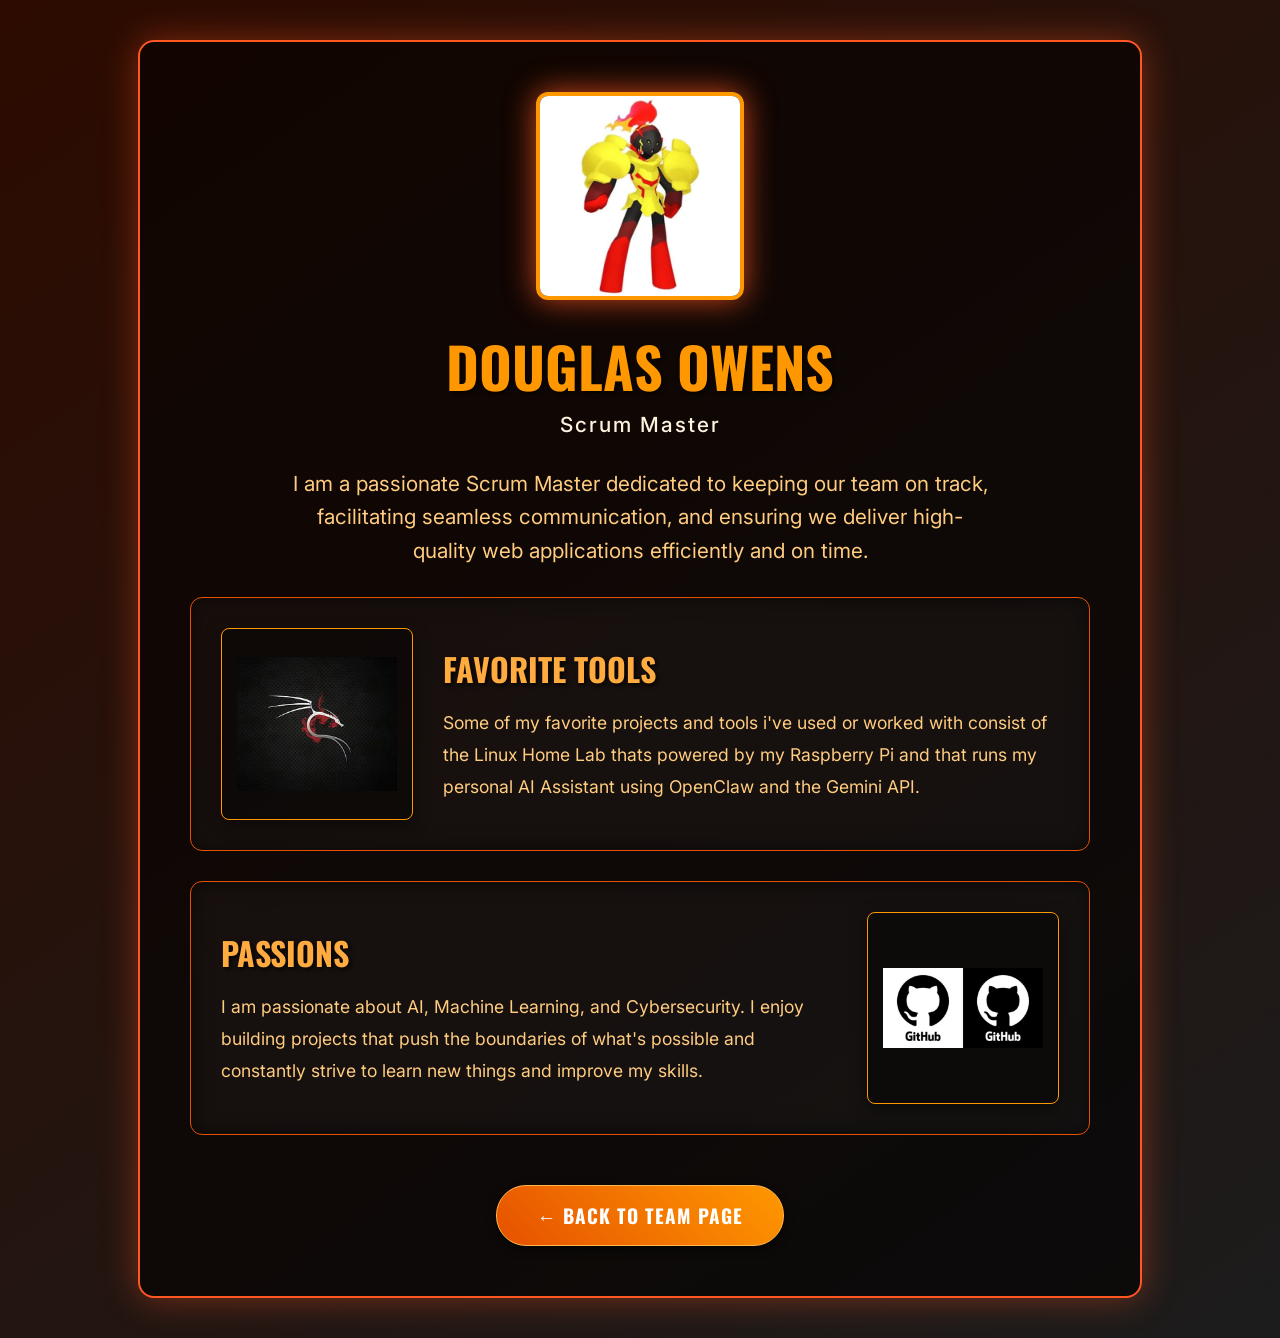
<file: douglas_bio.html>
<!DOCTYPE html>
<html lang="en">

<head>
    <meta charset="UTF-8">
    <meta name="viewport" content="width=device-width, initial-scale=1.0">
    <title>Douglas Owens - Bio</title>
    <link rel="stylesheet" href="styles.css">
    <link rel="stylesheet" href="douglas_bio.css">
</head>

<body>
    <div class="bio-wrapper">
        <img src="img/Armarouge-1.webp" alt="Douglas Owens" class="main-img">
        <h1>Douglas Owens</h1>
        <div class="role">Scrum Master</div>

        <p style="color: #ffcc80; font-size: 1.3rem; max-width: 700px; margin: 0 auto 30px auto; line-height: 1.6;">
            I am a passionate Scrum Master dedicated to keeping our team on track, facilitating seamless communication,
            and ensuring we deliver high-quality web applications efficiently and on time.
        </p>

        <!-- Kali Linux Skill Section -->
        <div class="bio-section">
            <img src="img/Kali_linux.webp" alt="Kali Linux Tool">
            <div>
                <h2>Favorite Tools</h2>
                <p>Some of my favorite projects and tools i've used or worked with consist of the Linux Home Lab thats
                    powered by my Raspberry Pi and that runs my personal AI Assistant using OpenClaw and the Gemini API.
                </p>
            </div>
        </div>

        <!-- GitHub Tool / Version Control Section -->
        <div class="bio-section">
            <div>
                <h2>Passions</h2>
                <p>I am passionate about AI, Machine Learning, and Cybersecurity. I enjoy building projects that push
                    the boundaries of what's possible and constantly strive to learn new things and improve my skills.
                </p>
            </div>
            <img src="img/GitHub_Logo.webp" alt="GitHub Management">
        </div>

        <!-- Go back button to main page -->
        <a href="index.html" class="back-btn">← Back to Team Page</a>
    </div>
</body>

</html>
</file>
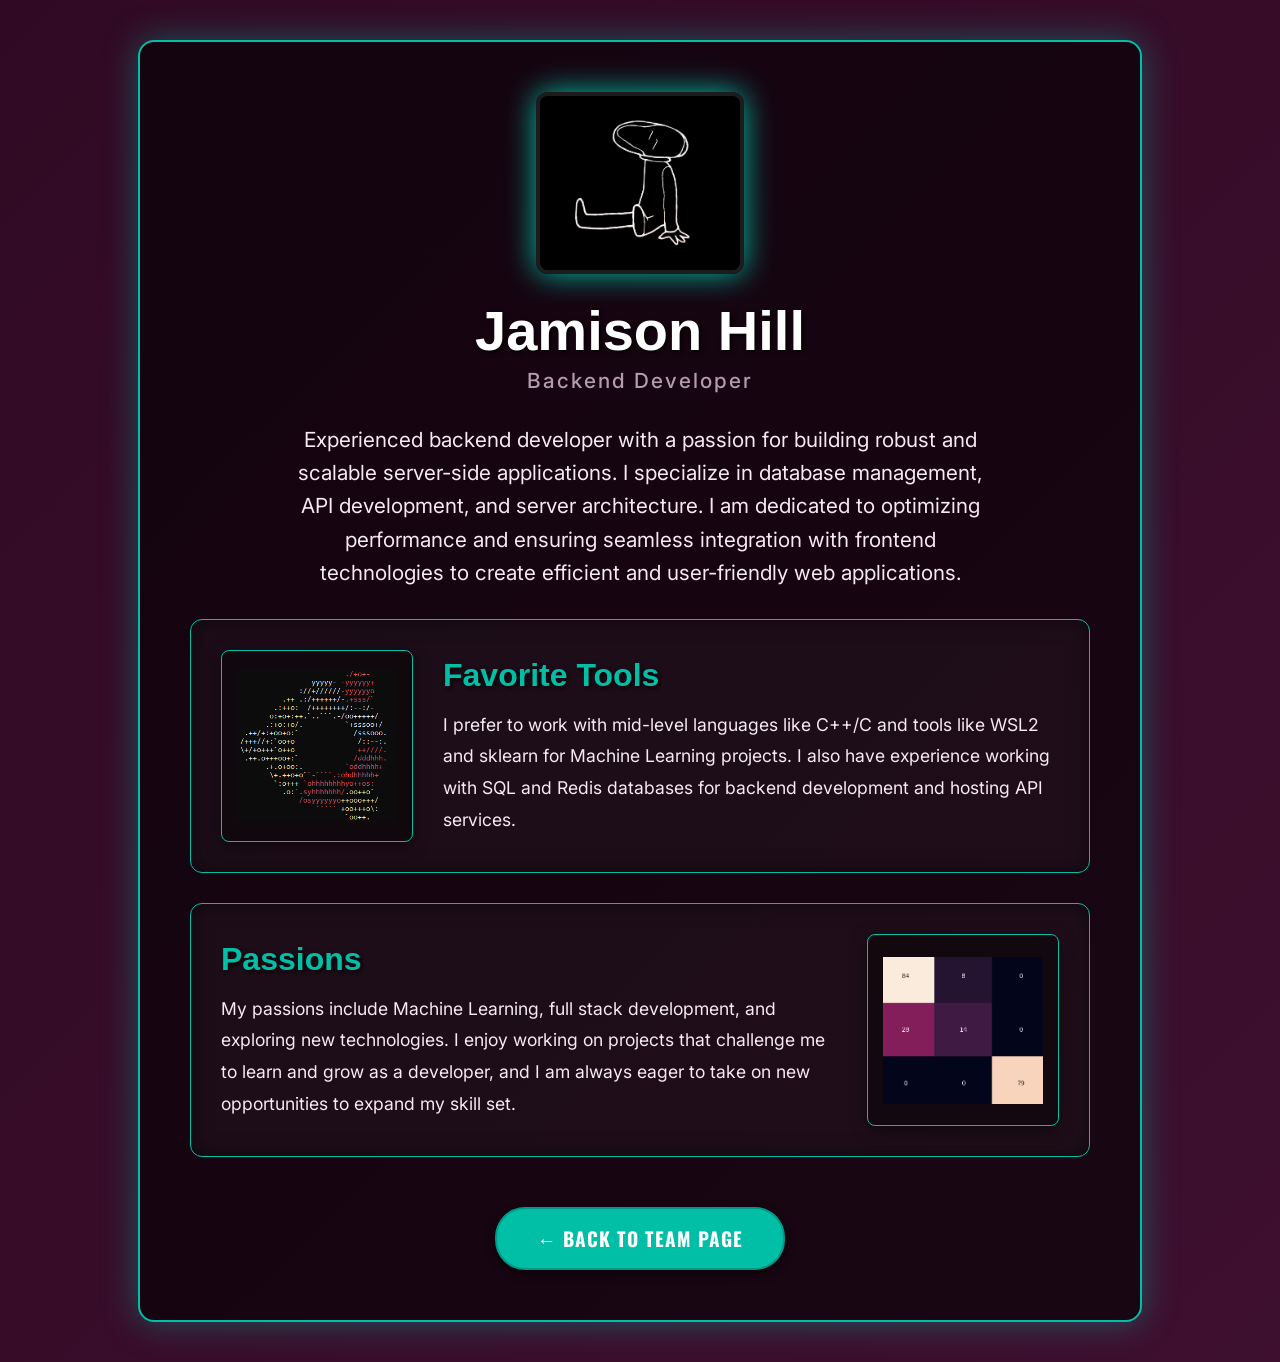
<file: jamison_bio.html>
<!DOCTYPE html>
<html lang="en">

<head>
    <meta charset="UTF-8">
    <meta name="viewport" content="width=device-width, initial-scale=1.0">
    <title>Jamison Hill - Bio</title>
    <link rel="stylesheet" href="styles.css">
    <link rel="stylesheet" href="jamison_bio.css">
</head>

<body>
    <div class="bio-wrapper">
        <img src="img/HTLT.png" alt="Jamison Hill" class="main-img">
        <h1>Jamison Hill</h1>
        <div class="role">Backend Developer</div>

        <p style="color: #f5e9f2; font-size: 1.3rem; max-width: 700px; margin: 0 auto 30px auto; line-height: 1.6;">
            Experienced backend developer with a passion for building robust and scalable server-side applications. I specialize
            in database management, API development, and server architecture. I am dedicated to optimizing performance and
            ensuring seamless integration with frontend technologies to create efficient and user-friendly web applications.
        </p>

        <div class="bio-section">
            <img src="img/ubuntu.png" alt="Ubuntu Terminal">
            <div>
                <h2>Favorite Tools</h2>
                <p>I prefer to work with mid-level languages like C++/C and tools like WSL2 and sklearn for Machine Learning projects.
                    I also have experience working with SQL and Redis databases for backend development and hosting API services.
                </p>
            </div>
        </div>

        <div class="bio-section">
            <div>
                <h2>Passions</h2>
                <p>My passions include Machine Learning, full stack development, and exploring new technologies.
                    I enjoy working on projects that challenge me to learn and grow as a developer, and I am always 
                    eager to take on new opportunities to expand my skill set.
                </p>
            </div>
            <img src="img/KNN-Classification.png" alt="KNN Classification">
        </div>

        <a href="index.html" class="back-btn">← Back to Team Page</a>
    </div>
</body>

</html>
</file>
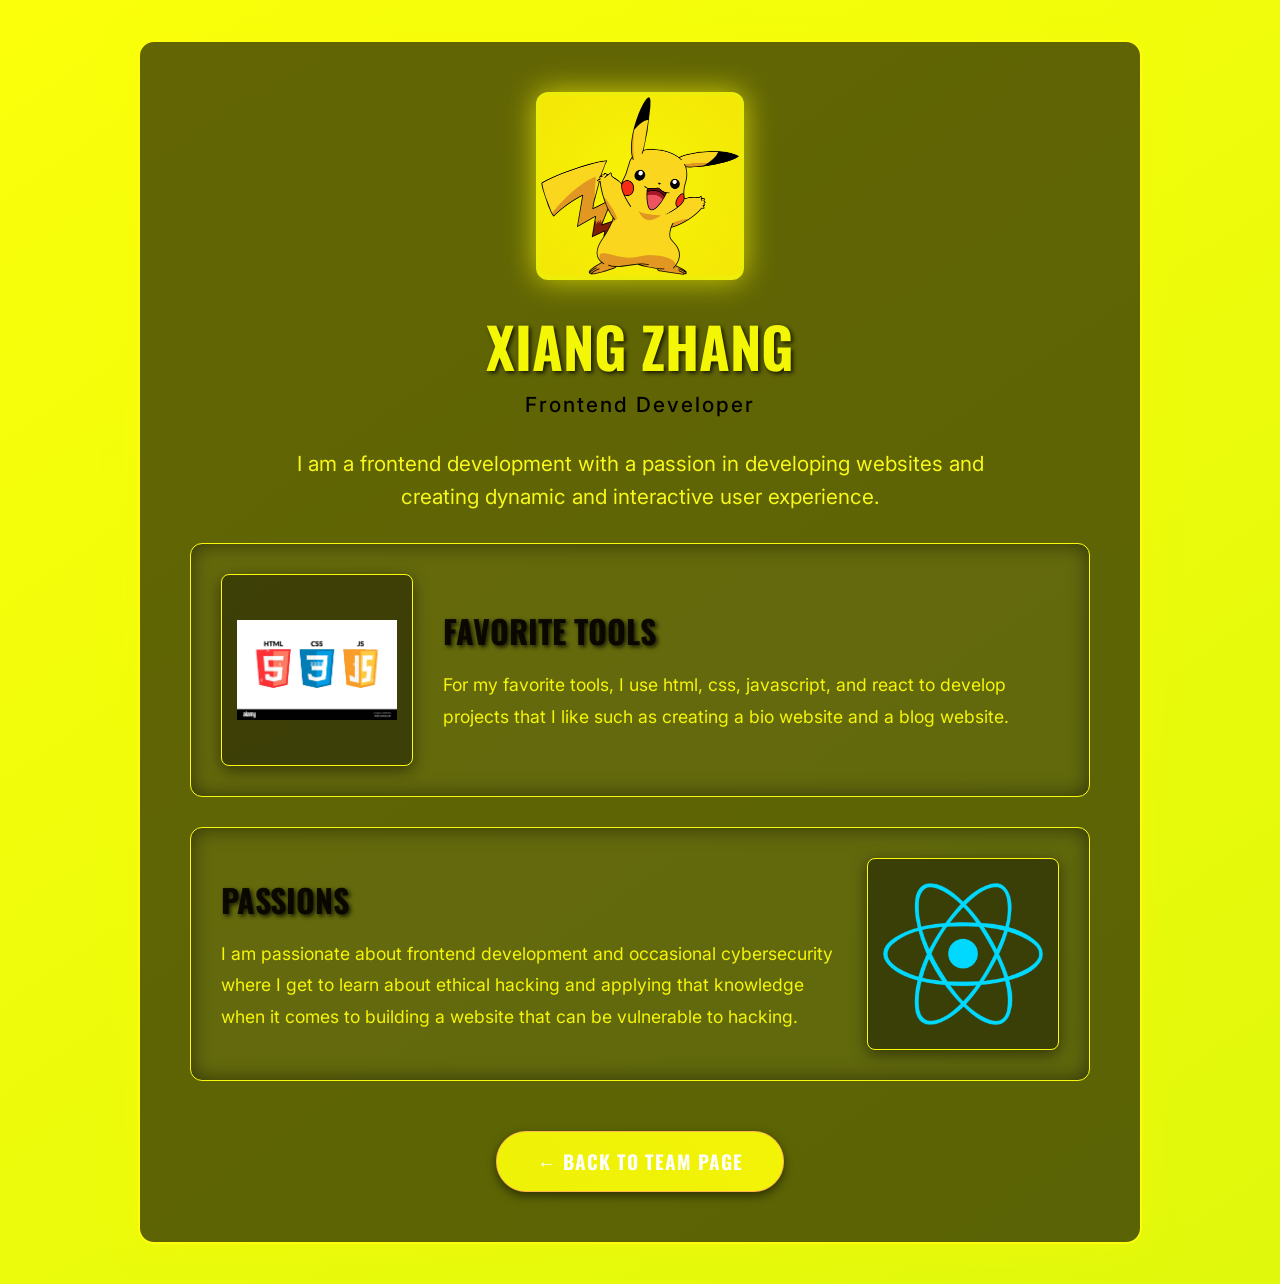
<file: xiang_bio.html>
<!DOCTYPE html>
<html lang="en">

<head>
    <meta charset="UTF-8">
    <meta name="viewport" content="width=device-width, initial-scale=1.0">
    <title>Xiang Zhang - Bio</title>
    <link rel="stylesheet" href="styles.css">
    <link rel="stylesheet" href="xiang_bio.css">
</head>

<body>
    <div class="bio-wrapper">
        <img src="img/pikachu.png" alt="Xiang Zhang" class="main-img">
        <h1>Xiang Zhang</h1>
        <div class="role">Frontend Developer</div>

        <p style="color: #f8f81bff; font-size: 1.3rem; max-width: 700px; margin: 0 auto 30px auto; line-height: 1.6;">
            I am a frontend development with a passion in developing websites and creating dynamic and interactive user experience.
        </p>

        <div class="bio-section">
            <img src="img/tools.jpg" alt="Frontend Development Tools">
            <div>
                <h2>Favorite Tools</h2>
                <p>For my favorite tools, I use html, css, javascript, and react to develop projects that I like such as
                creating a bio website and a blog website.
                </p>
            </div>
        </div>

<div class="bio-section">
            <div>
                <h2>Passions</h2>
                <p>I am passionate about frontend development and occasional cybersecurity where I get to learn about
                ethical hacking and applying that knowledge when it comes to building a website that can be vulnerable
                to hacking.
                </p>
            </div>
            <img src="img/React_Logo.png" alt="React Logo">
        </div>

        <!-- Go back button to main page -->
        <a href="index.html" class="back-btn">← Back to Team Page</a>
    </div>
</body>

</html>
</file>
<file: styles.css>
@import url('https://fonts.googleapis.com/css2?family=Oswald:wght@500&display=swap');
@import url('https://fonts.googleapis.com/css2?family=Montserrat:wght@300;600;700&display=swap');
@import url('https://fonts.googleapis.com/css2?family=Quicksand:wght@700&display=swap');
@import url('https://fonts.googleapis.com/css2?family=Inter:wght@400;500;600;700&display=swap');

/* General page styling */
body {
    font-family: 'Inter', sans-serif;
    background-color: #cbd5e1;
    color: #0f172a;
    margin: 0;
    padding: 0;
}

/* Header section styling */
header {
    background: transparent;
    color: #0f172a;
    padding: 30px 0 20px 0;
    box-shadow: none;
    margin-bottom: 20px;
    text-align: center;
}

/* Styling for team logo image */
.team-logo {
    width: 150px; /* Adjust the size as needed */
    margin-top: 10px;
    height: 150px;
    object-fit: contain;
}

/* Menu button styling */
header nav {
    margin-top: 10px;
}

header nav button {
    background: #e2e8f0;
    color: #475569;
    font-family: 'Inter', sans-serif;
    border: none;
    padding: 12px 24px;
    border-radius: 9999px; /* Pill shape */
    font-weight: 600;
    transition: all 0.2s ease;
    cursor: pointer;
    margin: 0 5px;
}

header nav button:hover {
    background: #3b82f6;
    color: white;
    transform: translateY(-2px);
    box-shadow: 0 4px 12px rgba(59, 130, 246, 0.3);
}

/* Flex container for team bios and vision sections */
.container {
    width: 80%;
    margin: 20px auto;
    display: flex;
    flex-wrap: wrap;
    justify-content: space-between;
}

/* Card styling for individual team bios */
.card {
    background: white;
    border-radius: 8px;
    box-shadow: 0 2px 5px rgba(0, 0, 0, 0.1);
    margin: 10px;
    padding: 20px;
    flex: 1 1 calc(30% - 40px);
    text-align: center;
    transition: transform 0.2s;
}

.card:hover {
    transform: scale(1.05);
}

h2 {
    margin: 0 0 10px;
}

/* Initially hide bio details */
.bio {
    display: none;
    margin-top: 10px;
    color: #555;
}

/* Button styling */
button {
    background: #2563eb;
    font-family: 'Inter', sans-serif;
    font-weight: 500;
    transition: all 0.2s ease;
    color: white;
    border: none;
    padding: 10px 15px;
    border-radius: 8px;
    cursor: pointer;
}

button:hover {
    background: #1d4ed8;
    box-shadow: 0 4px 10px rgba(37, 99, 235, 0.2);
    transform: translateY(-1px);
}

/* Douglas Owens Special Card Styling */
.douglas-card {
    background: linear-gradient(145deg, #2d0b00, #1c1c1c);
    border: 2px solid #ff5722;
    color: #ffd54f;
    box-shadow: 0 0 15px rgba(255, 87, 34, 0.5);
    transition: transform 0.3s ease, box-shadow 0.3s ease;
}

.douglas-card:hover {
    transform: scale(1.05);
    box-shadow: 0 0 25px rgba(255, 87, 34, 0.8);
}

.douglas-card h2 {
    font-family: 'Oswald', sans-serif;
    color: #ff9800;
    text-transform: uppercase;
    letter-spacing: 1px;
    text-shadow: 2px 2px 4px rgba(0,0,0,0.8);
    margin-top: 15px;
}

.douglas-card p {
    color: #fff3e0;
}

.douglas-card .bio {
    color: #ffcc80;
}

.douglas-card img {
    border: 3px solid #ff9800;
    box-shadow: 0 0 20px rgba(255, 87, 34, 0.8);
    background: radial-gradient(circle, #ff9800, #4e1a05);
}

.douglas-card button {
    background: linear-gradient(45deg, #e65100, #ff9800);
    border: 1px solid #ffb74d;
    color: #fff;
    font-weight: bold;
    text-transform: uppercase;
    box-shadow: 0 4px 6px rgba(0,0,0,0.5);
    transition: all 0.3s ease;
}

.douglas-card button:hover {
    background: linear-gradient(45deg, #ff9800, #ffc107);
    color: #333;
    transform: scale(1.1);
    box-shadow: 0 0 15px #ffc107;
}

/* William Igwe (Kirby) Special Card Styling */
.william-card {
    background: linear-gradient(135deg, #ffe4e1, #ffb6c1);
    border: 3px solid #ff69b4;
    color: #db7093;
    box-shadow: 0 0 20px rgba(255, 105, 180, 0.4);
    transition: transform 0.3s ease, box-shadow 0.3s ease;
}

.william-card:hover {
    transform: scale(1.05);
    box-shadow: 0 0 30px rgba(255, 105, 180, 0.7);
}

.william-card h2 {
    font-family: 'Quicksand', sans-serif;
    color: #ff1493;
    letter-spacing: 0.5px;
    margin-top: 15px;
}

.william-card p {
    color: #c71585;
}

.william-card .bio {
    color: #d02090;
}

.william-card img {
    border: 5px solid #fff;
    box-shadow: 0 0 15px rgba(255, 20, 147, 0.5);
    background: radial-gradient(circle, #fff, #ffe4e1);
    border-radius: 50% !important; /* Circular like Kirby */
    object-fit: cover;
    height: 150px;
}

.william-card button {
    background: linear-gradient(45deg, #ff69b4, #ff1493);
    border: 2px solid #fff;
    border-radius: 20px;
    color: #fff;
    font-weight: bold;
    font-family: 'Quicksand', sans-serif;
    box-shadow: 0 4px 10px rgba(255, 20, 147, 0.4);
    transition: all 0.3s ease;
}

.william-card button:hover {
    background: linear-gradient(45deg, #ff1493, #ff69b4);
    color: #fff;
    transform: scale(1.1);
    box-shadow: 0 0 15px #ff1493;
}

/* Jaiden Jackson Special Card Styling */
.jaiden-card {
    background: linear-gradient(135deg, #1e3c72, #2a5298);
    border: 1px solid rgba(255, 255, 255, 0.2);
    color: #e0eaf5;
    box-shadow: 0 10px 30px rgba(30, 60, 114, 0.4);
    backdrop-filter: blur(10px);
    transition: transform 0.3s ease, box-shadow 0.3s ease;
}

.jaiden-card:hover {
    transform: translateY(-5px);
    box-shadow: 0 15px 35px rgba(42, 82, 152, 0.6);
}

.jaiden-card h2 {
    font-family: 'Montserrat', sans-serif;
    font-weight: 700;
    color: #ffffff;
    letter-spacing: 1px;
    margin-top: 15px;
}

.jaiden-card p {
    color: #a8c0ff;
    font-family: 'Montserrat', sans-serif;
}

.jaiden-card .bio {
    color: #e0eaf5;
    font-weight: 300;
}

.jaiden-card img {
    border: 3px solid rgba(255, 255, 255, 0.5);
    box-shadow: 0 5px 15px rgba(0, 0, 0, 0.3);
    border-radius: 50%;
    object-fit: cover;
    height: 150px;
    width: 150px;
}

.jaiden-card button {
    background: rgba(255, 255, 255, 0.1);
    border: 1px solid rgba(255, 255, 255, 0.4);
    border-radius: 25px;
    color: #ffffff;
    font-family: 'Montserrat', sans-serif;
    font-weight: 600;
    backdrop-filter: blur(5px);
    box-shadow: 0 4px 10px rgba(0, 0, 0, 0.2);
    transition: all 0.3s ease;
}

.jaiden-card button:hover {
    background: rgba(255, 255, 255, 0.25);
    color: #ffffff;
    border-color: #ffffff;
    box-shadow: 0 0 15px rgba(255, 255, 255, 0.4);
}

.jamison-card {
    background: linear-gradient(135deg, #300a24, #3e0f2f);
    border: 3px solid #00bfa6;
    color: #e0eaf5;
    box-shadow: 0 0 20px rgba(44, 83, 100, 0.5);
    transition: transform 0.3s ease, box-shadow 0.3s ease;
}

.jamison-card img {
    border: 3px solid #1c1c1c;
    box-shadow: 0 0 15px #00bfa6;
    border-radius: 12px;
    width: 150px;
}

.jamison-card:hover {
    transform: scale(1.05);
    box-shadow: 0 0 30px rgba(44, 83, 100, 0.8);
}

.jamison-card h2 {
    font-family: 'Adobe Clean', sans-serif;
    color: #fff;
    letter-spacing: 1px;
    text-shadow: 2px 2px 4px rgba(0,0,0,0.8);
    margin-top: 15px;
}

.jamison-card p {
    color: #cfd8dc;
    margin-bottom: 25px;
}

.jamison-card button {
    background: #00bfa6;
    border: 2px solid rgba(0,0,0,0.2);
    border-radius: 20px;
    color: #fff;
    font-weight: bold;
    box-shadow: 0 4px 6px rgba(0,0,0,0.5);
    transition: all 0.3s ease;
}

.jamison-card button:hover {
    background: #00bfa6;
    color: #fff;
    transform: scale(1.1);
    box-shadow: 0 0 15px #00bfa6;
}

/* Xiang Zhang Special Card Styling */
.xiang-card {
    background: linear-gradient(135deg, #FFF700, #FCE303);
    border: 2px solid #FFF700;
    color: #CF5959;
    box-shadow: 0 10px 30px rgba(30, 60, 114, 0.4);
    backdrop-filter: blur(10px);
    transition: transform 0.3s ease, box-shadow 0.3s ease;
}

.xiang-card:hover {
    transform: scale(1.05);
    box-shadow: 0 0 30px rgba(255, 255, 0, 0.7);
}

.xiang-card h2 {
    font-family: 'Oswald', sans-serif;
    color: #BABA13;
    letter-spacing: 0.5px;
    margin-top: 15px;
}

.xiang-card p {
    color: #A19C1B;
    font-family: 'Oswald', sans-serif;
}

.xiang-card .bio {
    color: #30330B;
    font-weight: 300;
}

.xiang-card img {
    border: 3px solid rgba(255, 255, 255, 0.5);
    box-shadow: 0 5px 15px rgba(0, 0, 0, 0.3);
    border-radius: 50%;
    object-fit: cover;
    height: 150px;
    width: 150px;
}

.xiang-card button {
    background: rgba(255, 255, 255, 0.1);
    border: 1px solid rgba(255, 255, 255, 0.4);
    border-radius: 25px;
    color: #000000;
    font-family: 'Oswald', sans-serif;
    font-weight: 600;
    backdrop-filter: blur(5px);
    box-shadow: 0 4px 10px rgba(0, 0, 0, 0.2);
    transition: all 0.3s ease;
}

.xiang-card button:hover {
    background: rgba(255, 255, 255, 0.25);
    color: #000000;
    border-color: #000000;
    box-shadow: 0 0 15px rgba(255, 255, 255, 0.4);
}

.moodboard {
    margin-top: 15px;
    padding: 10px;
    background: rgba(255, 255, 255, 0.1);
    border-radius: 8px;
}
.moodboard a {
    color: #3b82f6;
    text-decoration: underline;
}


/* Vision Section Styling */
.vision-container {
    justify-content: center;
    align-items: center;
    width: 90%;
    max-width: 800px;
}

.vision-card {
    background: linear-gradient(135deg, #1e293b, #0f172a);
    border: 2px solid #3b82f6;
    border-radius: 16px;
    box-shadow: 0 10px 30px rgba(59, 130, 246, 0.3);
    padding: 40px;
    color: #e2e8f0;
    text-align: center;
    width: 100%;
    transition: transform 0.3s ease, box-shadow 0.3s ease;
}

.vision-card:hover {
    transform: translateY(-5px);
    box-shadow: 0 15px 40px rgba(59, 130, 246, 0.4);
}

.vision-card h2 {
    font-family: 'Oswald', sans-serif;
    color: #60a5fa;
    font-size: 2.5rem;
    letter-spacing: 1px;
    margin-bottom: 20px;
    text-transform: uppercase;
    text-shadow: 2px 2px 4px rgba(0,0,0,0.5);
}

.mission-text {
    font-family: 'Montserrat', sans-serif;
    font-size: 1.2rem;
    line-height: 1.6;
    color: #cbd5e1;
    margin-bottom: 30px;
    font-weight: 300;
}

.rules-section {
    background: rgba(255, 255, 255, 0.05);
    border-radius: 12px;
    padding: 25px;
    border: 1px solid rgba(96, 165, 250, 0.3);
    text-align: left;
    backdrop-filter: blur(10px);
}

.rules-section h3 {
    font-family: 'Quicksand', sans-serif;
    color: #93c5fd;
    font-size: 1.8rem;
    margin-bottom: 15px;
    text-align: center;
}

.rules-section ul {
    list-style-type: none;
    padding: 0;
    margin: 0;
}

.rules-section li {
    font-family: 'Inter', sans-serif;
    font-size: 1.1rem;
    color: #f8fafc;
    margin-bottom: 12px;
    padding-left: 25px;
    position: relative;
    line-height: 1.5;
}

.rules-section li::before {
    content: '⚡';
    position: absolute;
    left: 0;
    color: #fbbf24;
}

.rules-section strong {
    color: #3b82f6;
    font-weight: 600;
}
</file>
<file: douglas_bio.css>
/* Douglas Fire Theme Inherited & Expanded */
body {
    background: linear-gradient(145deg, #2d0b00, #1c1c1c);
    color: #ffd54f;
    font-family: 'Inter', sans-serif;
    margin: 0;
    padding: 40px 20px;
    display: flex;
    flex-direction: column;
    align-items: center;
}

.bio-wrapper {
    width: 90%;
    max-width: 900px;
    background: rgba(0,0,0,0.6);
    border: 2px solid #ff5722;
    box-shadow: 0 0 35px rgba(255, 87, 34, 0.4);
    border-radius: 16px;
    padding: 50px;
    text-align: center;
}

h1, h2, h3 {
    font-family: 'Oswald', sans-serif;
    color: #ff9800;
    text-transform: uppercase;
    text-shadow: 2px 2px 4px rgba(0,0,0,0.8);
    margin-top: 0;
}

h1 { font-size: 3.5rem; margin-bottom: 5px; }

.role {
    color: #fff3e0;
    font-size: 1.3rem;
    margin-bottom: 30px;
    letter-spacing: 2px;
    font-weight: 500;
}

.main-img {
    border: 4px solid #ff9800;
    box-shadow: 0 0 30px rgba(255, 87, 34, 0.8);
    background: radial-gradient(circle, #ff9800, #4e1a05);
    border-radius: 12px;
    width: 200px;
    margin-bottom: 20px;
}

.bio-section {
    display: flex;
    align-items: center;
    justify-content: center;
    gap: 30px;
    background: rgba(255,255,255,0.03);
    padding: 30px;
    border-radius: 12px;
    border: 1px solid #e65100;
    margin-top: 30px;
    text-align: left;
    box-shadow: inset 0 0 20px rgba(0,0,0,0.5);
}

.bio-section img {
    width: 160px;
    height: 160px;
    object-fit: contain;
    border-radius: 8px;
    background: rgba(0,0,0,0.4);
    padding: 15px;
    border: 1px solid #ff9800;
    box-shadow: 0 4px 15px rgba(0,0,0,0.5);
}

.bio-section p {
    color: #ffcc80;
    font-size: 1.1rem;
    flex: 1;
    line-height: 1.8;
    margin: 0;
}

.bio-section h2 { margin-bottom: 15px; font-size: 2rem; color: #ffab40; }

.back-btn {
    background: linear-gradient(45deg, #e65100, #ff9800);
    border: 1px solid #ffb74d;
    color: #fff;
    font-weight: bold;
    text-transform: uppercase;
    box-shadow: 0 4px 10px rgba(0,0,0,0.5);
    transition: all 0.3s ease;
    padding: 15px 40px;
    border-radius: 30px;
    text-decoration: none;
    display: inline-block;
    margin-top: 50px;
    font-family: 'Oswald', sans-serif;
    font-size: 1.2rem;
    letter-spacing: 1px;
}

.back-btn:hover {
    background: linear-gradient(45deg, #ff9800, #ffc107);
    color: #333;
    transform: scale(1.05);
    box-shadow: 0 0 20px #ffc107;
}

/* Mobile Responsive */
@media (max-width: 768px) {
    .bio-section { flex-direction: column; text-align: center; }
    .bio-section img { order: -1; } /* Moves image above text on mobile unconditionally */
}
</file>
<file: jamison_bio.css>
body {
    background: linear-gradient(135deg, #300a24, #3e0f2f);
    color: #f5e9f2;
    font-family: 'Inter', sans-serif;
    margin: 0;
    padding: 40px 20px;
    display: flex;
    flex-direction: column;
    align-items: center;
}

.bio-wrapper {
    width: 90%;
    max-width: 900px;
    background: rgba(0,0,0,0.6);
    border: 2px solid #00bfa6;
    box-shadow: 0 0 35px rgba(0, 191, 166, 0.4);
    border-radius: 16px;
    padding: 50px;
    text-align: center;
}

h1, h2, h3 {
    font-family: 'Adobe Clean', sans-serif;
    color: #fff;
    text-shadow: 2px 2px 4px rgba(0,0,0,0.8);
    margin-top: 0;
}

h1 { font-size: 3.5rem; margin-bottom: 5px; }

.role {
    color: #b49bad;
    font-size: 1.3rem;
    margin-bottom: 30px;
    letter-spacing: 2px;
    font-weight: 500;
}

.main-img {
    border: 4px solid #1c1c1c;
    box-shadow: 0 0 30px #00bfa6;
    border-radius: 12px;
    width: 200px;
    margin-bottom: 20px;
}

.bio-section {
    display: flex;
    align-items: center;
    justify-content: center;
    gap: 30px;
    background: rgba(255,255,255,0.03);
    padding: 30px;
    border-radius: 12px;
    border: 1px solid #00bfa6;
    margin-top: 30px;
    text-align: left;
    box-shadow: inset 0 0 20px rgba(0,0,0,0.5);
}

.bio-section img {
    width: 160px;
    height: 160px;
    object-fit: contain;
    border-radius: 8px;
    background: rgba(0,0,0,0.4);
    padding: 15px;
    border: 1px solid #00bfa6;
    box-shadow: 0 4px 15px rgba(0,0,0,0.5);
}

.bio-section p {
    color: #f5e9f2;
    font-size: 1.1rem;
    flex: 1;
    line-height: 1.8;
    margin: 0;
}

.bio-section h2 { margin-bottom: 15px; font-size: 2rem; color: #00bfa6; }

.back-btn {
    background: #00bfa6;
    border: 2px solid rgba(0,0,0,0.2);
    color: #fff;
    font-weight: bold;
    text-transform: uppercase;
    box-shadow: 0 4px 10px rgba(0,0,0,0.5);
    transition: all 0.3s ease;
    padding: 15px 40px;
    border-radius: 30px;
    text-decoration: none;
    display: inline-block;
    margin-top: 50px;
    font-family: 'Oswald', sans-serif;
    font-size: 1.2rem;
    letter-spacing: 1px;
}

.back-btn:hover {
    background: #00bfa6;
    color: #fff;
    transform: scale(1.05);
    box-shadow: 0 0 15px #00bfa6;
}

/* Mobile Responsive */
@media (max-width: 768px) {
    .bio-section { flex-direction: column; text-align: center; }
    .bio-section img { order: -1; } /* Moves image above text on mobile unconditionally */
}
</file>
<file: xiang_bio.css>
body {
    background: linear-gradient(145deg, #fbff0a, #e0f80c);
    color: #ecf408;
    font-family: 'Inter', sans-serif;
    margin: 0;
    padding: 40px 20px;
    display: flex;
    flex-direction: column;
    align-items: center;
}

.bio-wrapper {
    width: 90%;
    max-width: 900px;
    background: rgba(0,0,0,0.6);
    border: 2px solid #fdfd0d;
    box-shadow: 0 0 35px rgba(253, 253, 8, 0.4);
    border-radius: 16px;
    padding: 50px;
    text-align: center;
}

h1, h2, h3 {
    font-family: 'Oswald', sans-serif;
    color: #f3f705;
    text-transform: uppercase;
    text-shadow: 2px 2px 4px rgba(0,0,0,0.8);
    margin-top: 0;
}

h1 { font-size: 3.5rem; margin-bottom: 5px; }

.role {
    color: #000000;
    font-size: 1.3rem;
    margin-bottom: 30px;
    letter-spacing: 2px;
    font-weight: 500;
}

.main-img {
    border: 4px solid #eded09;
    box-shadow: 0 0 30px rgba(240, 236, 6, 0.8);
    background: radial-gradient(circle, #f7f306, #f3e706);
    border-radius: 12px;
    width: 200px;
    margin-bottom: 20px;
}

.bio-section {
    display: flex;
    align-items: center;
    justify-content: center;
    gap: 30px;
    background: rgba(255,255,255,0.03);
    padding: 30px;
    border-radius: 12px;
    border: 1px solid #f6fa0e;
    margin-top: 30px;
    text-align: left;
    box-shadow: inset 0 0 20px rgba(0,0,0,0.5);
}

.bio-section img {
    width: 160px;
    height: 160px;
    object-fit: contain;
    border-radius: 8px;
    background: rgba(0,0,0,0.4);
    padding: 15px;
    border: 1px solid #fefa0b;
    box-shadow: 0 4px 15px rgba(0,0,0,0.5);
}

.bio-section p {
    color: #f5f508;
    font-size: 1.1rem;
    flex: 1;
    line-height: 1.8;
    margin: 0;
}

.bio-section h2 { margin-bottom: 15px; font-size: 2rem; color: #090500f0; }

.back-btn {
    background: linear-gradient(45deg, #eef207, #f3f306);
    border: 1px solid #ffb74d;
    color: #fff;
    font-weight: bold;
    text-transform: uppercase;
    box-shadow: 0 4px 10px rgba(0,0,0,0.5);
    transition: all 0.3s ease;
    padding: 15px 40px;
    border-radius: 30px;
    text-decoration: none;
    display: inline-block;
    margin-top: 50px;
    font-family: 'Oswald', sans-serif;
    font-size: 1.2rem;
    letter-spacing: 1px;
}

.back-btn:hover {
    background: linear-gradient(45deg, #e4ec06, #efeb04);
    color: #333;
    transform: scale(1.05);
    box-shadow: 0 0 20px #efef06;
}

/* Mobile Responsive */
@media (max-width: 768px) {
    .bio-section { flex-direction: column; text-align: center; }
    .bio-section img { order: -1; } /* Moves image above text on mobile unconditionally */
}
</file>
